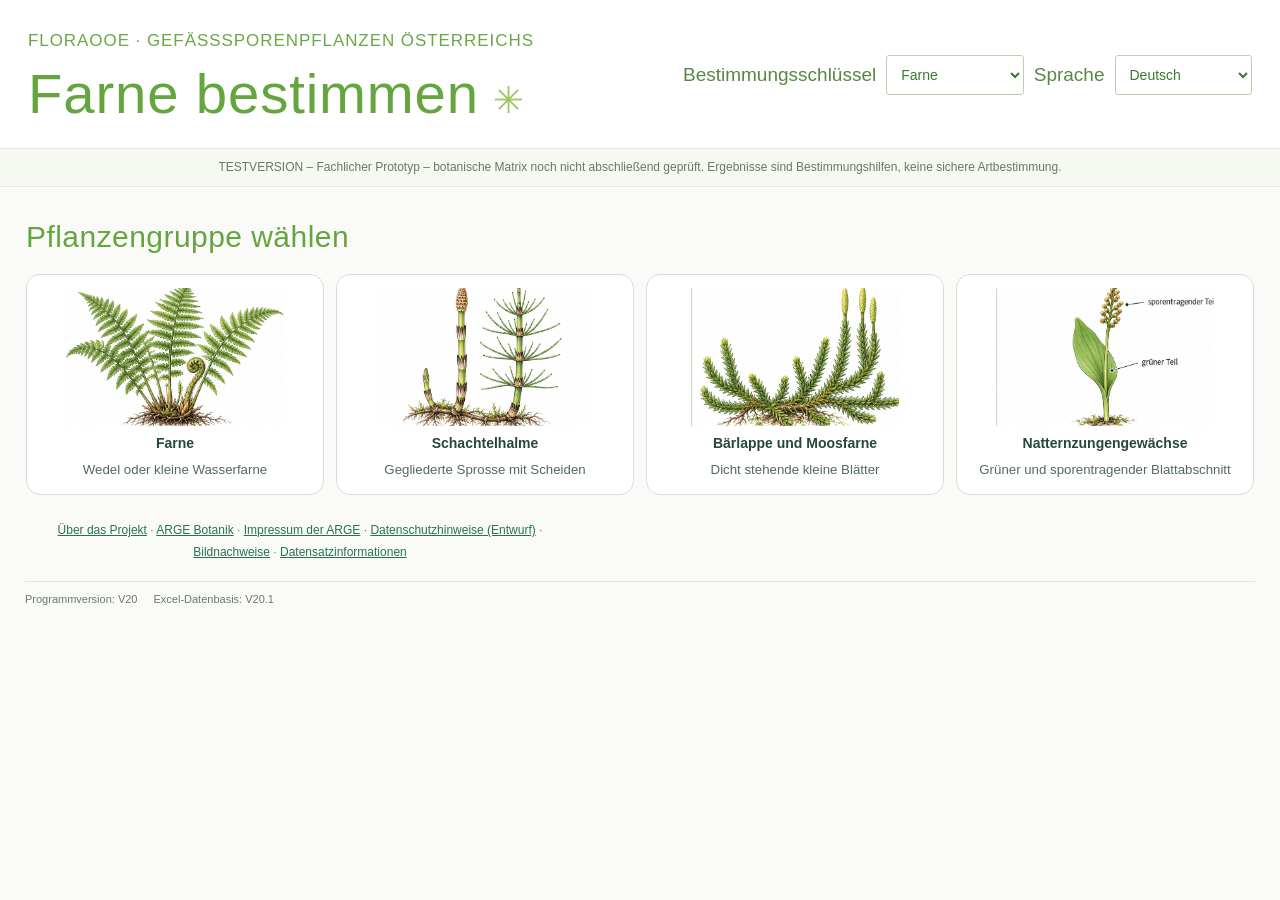
<file: index.html>
<!doctype html>
<html lang="de"><head><meta charset="utf-8"><meta name="viewport" content="width=device-width,initial-scale=1"><title>FloraOOE – Farnschlüssel</title><link rel="stylesheet" href="css/main.css?v=20.2"></head>
<body>
<header><div class="mast"><div><div class="eyebrow" data-i18n="eyebrow">FLORAOOE · GEFÄSSSPORENPFLANZEN ÖSTERREICHS</div><h1><span data-i18n="headline">Farne bestimmen</span><span class="leaf">✳</span></h1></div><div class="header-actions"><label for="plant-group" data-i18n="keySelection">Bestimmungsschlüssel</label><select id="plant-group" ><option value="farne">Farne</option><option value="viola">Viola (in Vorbereitung)</option></select><label for="language" data-i18n="language">Sprache</label><select id="language"><option value="de">Deutsch</option><option value="en">English</option></select></div></div></header>
<div class="notice" data-i18n="notice">TESTVERSION – Fachlicher Prototyp – botanische Matrix noch nicht abschließend geprüft. Ergebnisse sind Bestimmungshilfen, keine sichere Artbestimmung.</div>
<section class="group-picker" id="identification-groups" aria-labelledby="identification-group-title">
  <h2 id="identification-group-title">Pflanzengruppe wählen</h2>
  <div class="group-cards" id="identification-group-cards" role="group" aria-labelledby="identification-group-title"></div>
</section>
<main id="identification" hidden><aside class="filters"><div class="panel-title"><h2 data-i18n="characters">Merkmale</h2><div class="filter-toolbar"><span id="filter-count" class="quiet"></span><button id="reset" class="reset-inline" data-i18n="reset">Alles zurücksetzen</button></div></div><div id="suggestion" class="suggestion suggestion-sidebar"></div><div class="character-browser"><div class="character-browser-title" data-i18n="characterPicker">Merkmalsauswahl</div><div id="trait-level" class="trait-tabs" role="group" aria-label="Merkmalsumfang"><button type="button" data-level="simple" class="is-active" aria-pressed="true" data-i18n="levelSimple">Einfach</button><button type="button" data-level="extended" aria-pressed="false" data-i18n="levelExtended">Erweitert</button><button type="button" data-level="expert" aria-pressed="false" data-i18n="levelExpert">Experte</button></div><div id="character-catalog"></div></div><details class="helper"><summary data-i18n="howFiltering">Wie wird gefiltert?</summary><p data-i18n="filterHelp">Verschiedene Merkmale werden mit UND kombiniert, mehrere Zustände innerhalb eines Merkmals mit ODER. Unbekannte Taxonwerte bleiben als mögliche Treffer erhalten.</p></details></aside>
<section class="results"><div class="results-top"><div><div class="eyebrow" data-i18n="identification">BESTIMMUNG</div><h2><span id="count">–</span> <span data-i18n="possibleTaxa">mögliche Taxa</span></h2><p class="muted" id="summary"></p></div><div class="sort"><label for="search" data-i18n="searchLabel">Taxa suchen</label><input id="search" autocomplete="off"></div></div><div id="list" class="taxon-list"></div></section></main>
<dialog id="info-dialog" class="info-dialog"><div class="modal-heading"><h2 id="info-title"></h2><button id="info-close" class="outline" data-i18n="close">Schließen</button></div><p id="info-description"></p><div id="info-illustration"></div></dialog>
<dialog id="details"><div class="modal-heading"><h2 id="detail-name"></h2><button id="close" class="outline" data-i18n="close">Schließen</button></div><div id="detail-body"></div></dialog>
<footer class="project-footer">
  
  <div class="project-links"><a href="projekt.html" data-i18n="projectTitle">Über das Projekt</a> · <a href="https://www.argebotanik-ooe.at/" target="_blank" rel="noopener noreferrer" data-i18n="projectWebsite">ARGE Botanik</a> · <a href="https://www.argebotanik-ooe.at/about/" target="_blank" rel="noopener noreferrer" data-i18n="imprint">Impressum der ARGE</a> · <a href="datenschutz.html" data-i18n="privacyDraft">Datenschutzhinweise (Entwurf)</a> · <a href="bildnachweise.html" data-i18n="credits">Bildnachweise</a> · <a href="data/metadata.json" data-i18n="metadata">Datensatzinformationen</a></div>
  <div class="version-info" id="version-info" aria-label="Versionsinformationen"><span id="program-version">Programm V20</span><span id="data-version">Excel-Datenbasis: wird geladen …</span></div>
</footer>
<script type="module" src="js/app.js?v=20.5"></script></body></html>
</file>
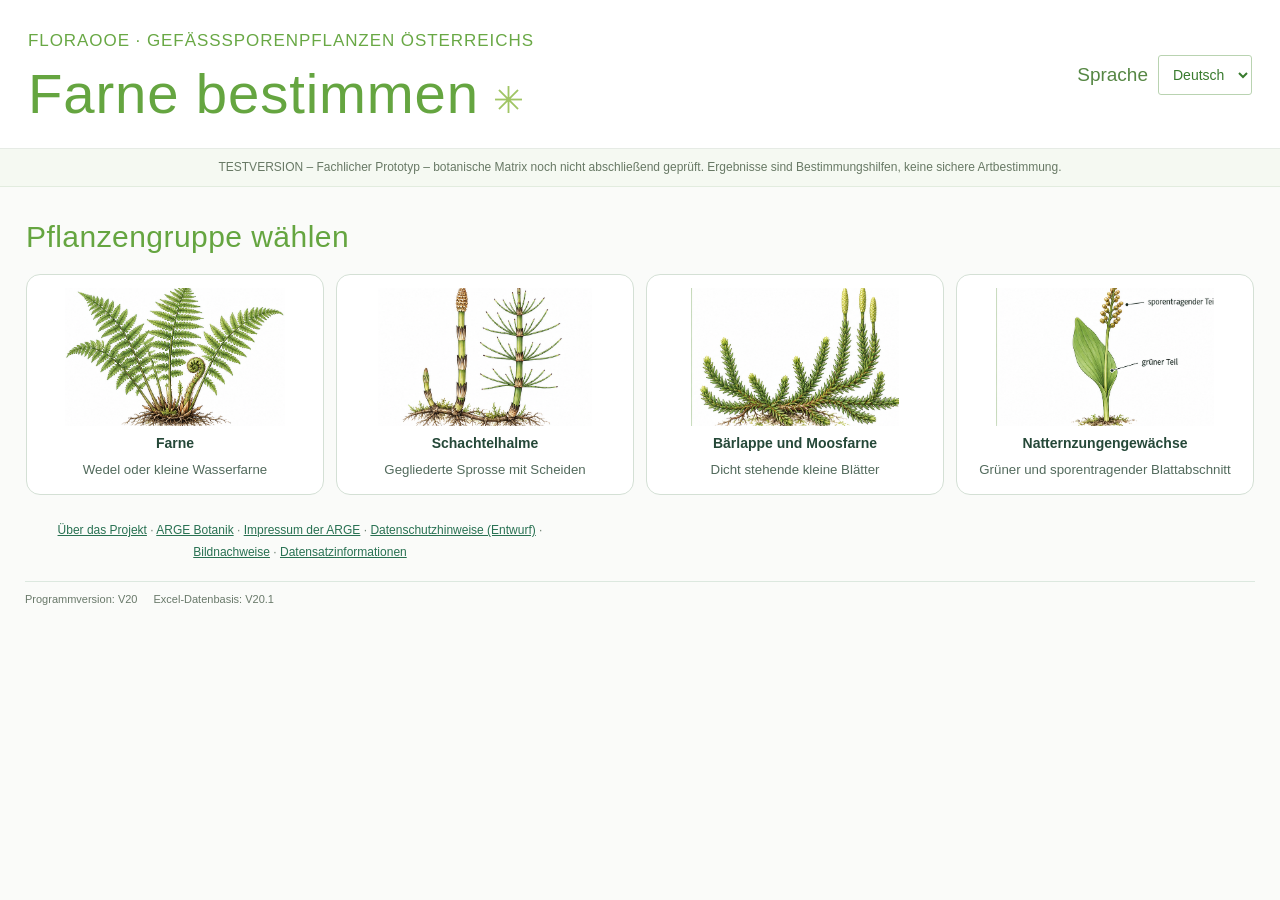
<file: farne/index.html>
<!doctype html>
<html lang="de"><head><base href="../"><meta charset="utf-8"><meta name="viewport" content="width=device-width,initial-scale=1"><title>FloraOOE – Farnschlüssel</title><link rel="stylesheet" href="css/main.css?v=20.2"></head>
<body>
<header><div class="mast"><div><div class="eyebrow" data-i18n="eyebrow">FLORAOOE · GEFÄSSSPORENPFLANZEN ÖSTERREICHS</div><h1><span data-i18n="headline">Farne bestimmen</span><span class="leaf">✳</span></h1></div><div class="header-actions"><label for="language" data-i18n="language">Sprache</label><select id="language"><option value="de">Deutsch</option><option value="en">English</option></select></div></div></header>
<div class="notice" data-i18n="notice">TESTVERSION – Fachlicher Prototyp – botanische Matrix noch nicht abschließend geprüft. Ergebnisse sind Bestimmungshilfen, keine sichere Artbestimmung.</div>
<section class="group-picker" id="identification-groups" aria-labelledby="identification-group-title">
  <h2 id="identification-group-title">Pflanzengruppe wählen</h2>
  <div class="group-cards" id="identification-group-cards" role="group" aria-labelledby="identification-group-title"></div>
</section>
<main id="identification" hidden><aside class="filters"><div class="panel-title"><h2 data-i18n="characters">Merkmale</h2><div class="filter-toolbar"><span id="filter-count" class="quiet"></span><button id="reset" class="reset-inline" data-i18n="reset">Alles zurücksetzen</button></div></div><div id="suggestion" class="suggestion suggestion-sidebar"></div><div class="character-browser"><div class="character-browser-title" data-i18n="characterPicker">Merkmalsauswahl</div><div id="trait-level" class="trait-tabs" role="group" aria-label="Merkmalsumfang"><button type="button" data-level="simple" class="is-active" aria-pressed="true" data-i18n="levelSimple">Einfach</button><button type="button" data-level="extended" aria-pressed="false" data-i18n="levelExtended">Erweitert</button><button type="button" data-level="expert" aria-pressed="false" data-i18n="levelExpert">Experte</button></div><div id="character-catalog"></div></div><details class="helper"><summary data-i18n="howFiltering">Wie wird gefiltert?</summary><p data-i18n="filterHelp">Verschiedene Merkmale werden mit UND kombiniert, mehrere Zustände innerhalb eines Merkmals mit ODER. Unbekannte Taxonwerte bleiben als mögliche Treffer erhalten.</p></details></aside>
<section class="results"><div class="results-top"><div><div class="eyebrow" data-i18n="identification">BESTIMMUNG</div><h2><span id="count">–</span> <span data-i18n="possibleTaxa">mögliche Taxa</span></h2><p class="muted" id="summary"></p></div><div class="sort"><label for="search" data-i18n="searchLabel">Taxa suchen</label><input id="search" autocomplete="off"></div></div><div id="list" class="taxon-list"></div></section></main>
<dialog id="info-dialog" class="info-dialog"><div class="modal-heading"><h2 id="info-title"></h2><button id="info-close" class="outline" data-i18n="close">Schließen</button></div><p id="info-description"></p><div id="info-illustration"></div></dialog>
<dialog id="details"><div class="modal-heading"><h2 id="detail-name"></h2><button id="close" class="outline" data-i18n="close">Schließen</button></div><div id="detail-body"></div></dialog>
<footer class="project-footer">
  
  <div class="project-links"><a href="projekt.html" data-i18n="projectTitle">Über das Projekt</a> · <a href="https://www.argebotanik-ooe.at/" target="_blank" rel="noopener noreferrer" data-i18n="projectWebsite">ARGE Botanik</a> · <a href="https://www.argebotanik-ooe.at/about/" target="_blank" rel="noopener noreferrer" data-i18n="imprint">Impressum der ARGE</a> · <a href="datenschutz.html" data-i18n="privacyDraft">Datenschutzhinweise (Entwurf)</a> · <a href="bildnachweise.html" data-i18n="credits">Bildnachweise</a> · <a href="data/metadata.json" data-i18n="metadata">Datensatzinformationen</a></div>
  <div class="version-info" id="version-info" aria-label="Versionsinformationen"><span id="program-version">Programm V20</span><span id="data-version">Excel-Datenbasis: wird geladen …</span></div>
</footer>
<script type="module" src="js/app.js?v=20.5"></script></body></html>
</file>
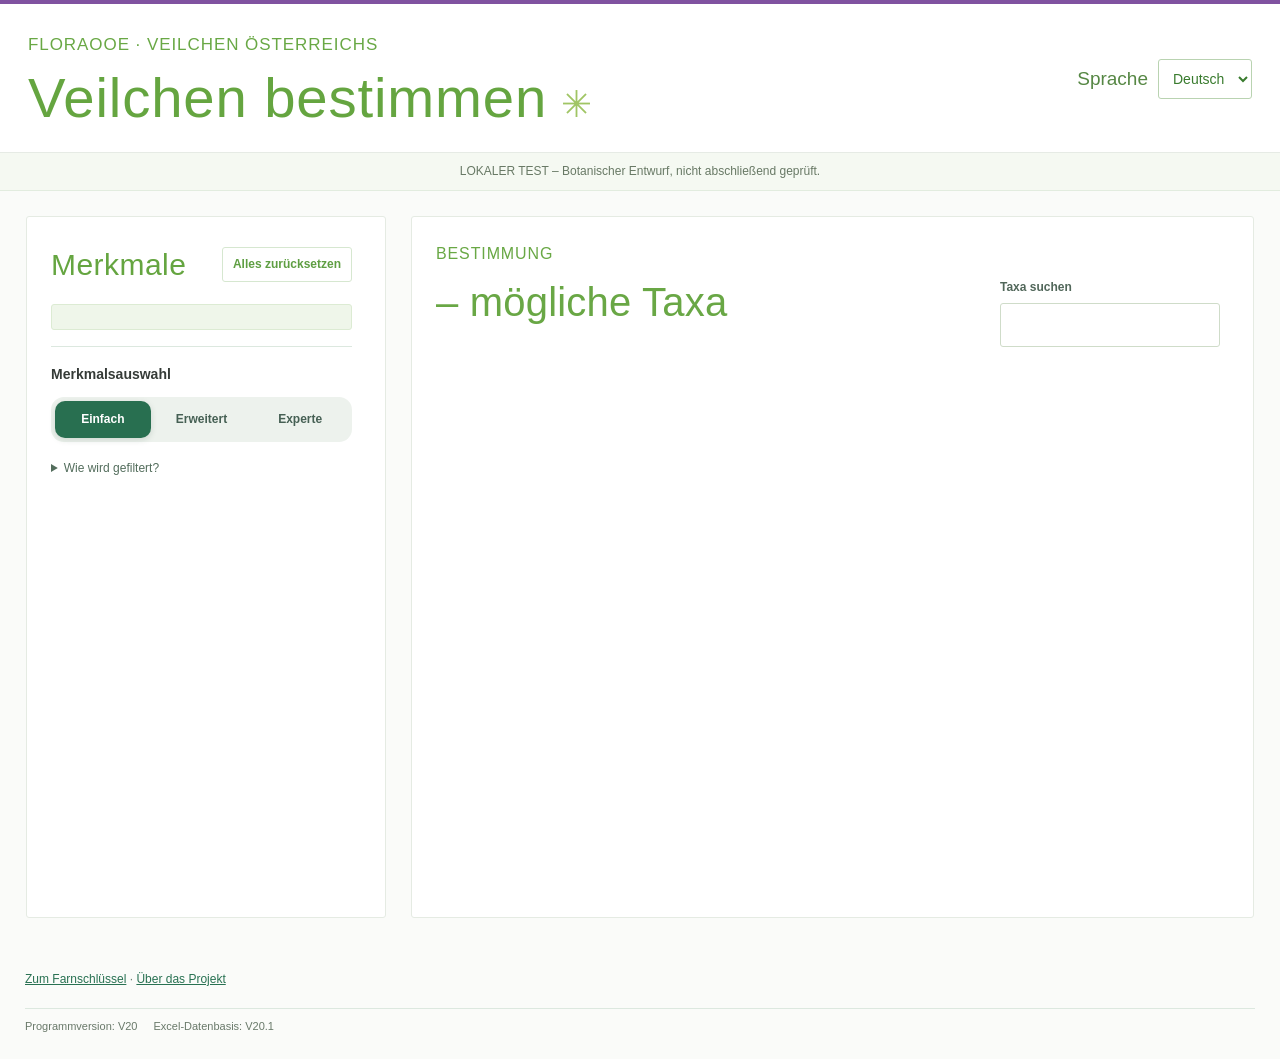
<file: viola/index.html>
<!doctype html><html lang="de"><head><meta charset="utf-8"><meta name="viewport" content="width=device-width,initial-scale=1"><base href="../"><title>FloraOOE – Veilchen</title><link rel="stylesheet" href="css/main.css?v=20.1"><style>:root{--accent:#8052a0}body{--brand:#8052a0}header{border-top:4px solid #8052a0}header h1 .leaf{color:#8052a0}.header-actions label[for="plant-group"],#plant-group{display:none!important}</style></head><body>
<header><div class="mast"><div><div class="eyebrow" data-i18n="eyebrow">FLORAOOE · VEILCHEN ÖSTERREICHS</div><h1><span data-i18n="headline">Veilchen bestimmen</span><span class="leaf">✳</span></h1></div><div class="header-actions"><label for="plant-group">Pflanzengruppe</label><select id="plant-group"><option value="farne">Farne</option><option value="viola" selected>Viola</option></select><label for="language" data-i18n="language">Sprache</label><select id="language"><option value="de">Deutsch</option><option value="en">English</option></select></div></div></header>
<div class="notice" data-i18n="notice">LOKALER TEST – Botanischer Entwurf, nicht abschließend geprüft.</div>
<main><aside class="filters"><div class="panel-title"><h2 data-i18n="characters">Merkmale</h2><div class="filter-toolbar"><span id="filter-count" class="quiet"></span><button id="reset" class="reset-inline" data-i18n="reset">Alles zurücksetzen</button></div></div><div id="suggestion" class="suggestion suggestion-sidebar"></div><div class="character-browser"><div class="character-browser-title" data-i18n="characterPicker">Merkmalsauswahl</div><div id="trait-level" class="trait-tabs"><button type="button" data-level="simple" class="is-active" aria-pressed="true" data-i18n="levelSimple">Einfach</button><button type="button" data-level="extended" aria-pressed="false" data-i18n="levelExtended">Erweitert</button><button type="button" data-level="expert" aria-pressed="false" data-i18n="levelExpert">Experte</button></div><div id="character-catalog"></div></div><details class="helper"><summary data-i18n="howFiltering">Wie wird gefiltert?</summary><p data-i18n="filterHelp">Unbekannte Taxonwerte bleiben mögliche Treffer.</p></details></aside>
<section class="results"><div class="results-top"><div><div class="eyebrow" data-i18n="identification">BESTIMMUNG</div><h2><span id="count">–</span> <span data-i18n="possibleTaxa">mögliche Taxa</span></h2><p class="muted" id="summary"></p></div><div class="sort"><label for="search" data-i18n="searchLabel">Taxa suchen</label><input id="search" autocomplete="off"></div></div><div id="list" class="taxon-list"></div></section></main>
<dialog id="info-dialog" class="info-dialog"><div class="modal-heading"><h2 id="info-title"></h2><button id="info-close" class="outline" data-i18n="close">Schließen</button></div><p id="info-description"></p><div id="info-illustration"></div></dialog>
<dialog id="details"><div class="modal-heading"><h2 id="detail-name"></h2><button id="close" class="outline" data-i18n="close">Schließen</button></div><div id="detail-body"></div></dialog>
<footer class="project-footer"><div class="project-links"><a href="farne/">Zum Farnschlüssel</a> · <a href="projekt.html">Über das Projekt</a></div><div class="version-info" id="version-info"><span id="program-version">Programm V20</span><span id="data-version">Excel V4 – lokaler Test</span></div></footer>
<script type="module" src="js/app.js?v=20.1"></script></body></html>
</file>
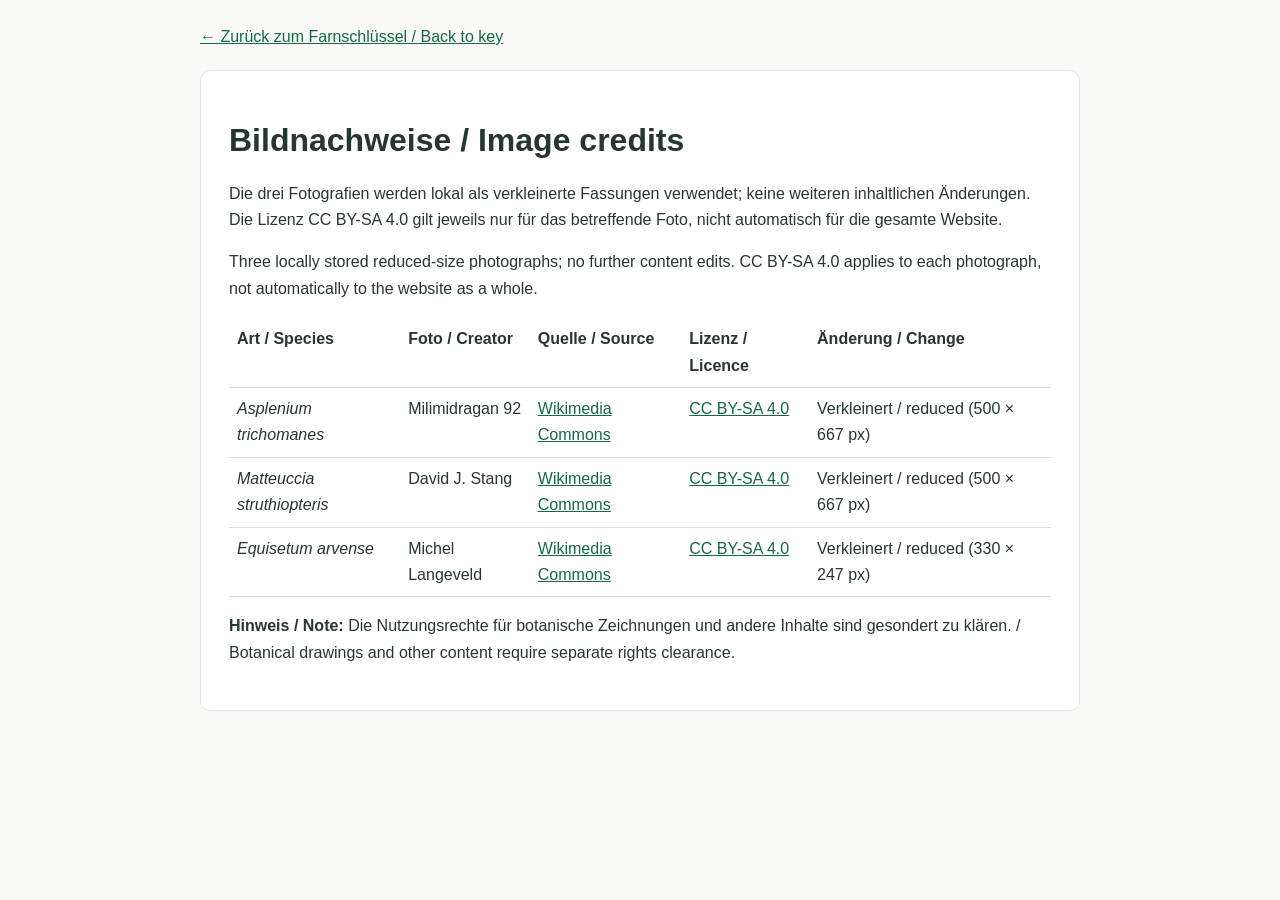
<file: bildnachweise.html>
<!doctype html><html lang="de"><head><meta charset="utf-8"><meta name="viewport" content="width=device-width, initial-scale=1"><title>Bildnachweise / Image credits | FloraOOE</title><style>body{font:16px/1.65 Arial,Helvetica,sans-serif;max-width:880px;margin:0 auto;padding:24px;color:#26372d;background:#f9faf7}main{background:white;border:1px solid #dee7dd;border-radius:10px;padding:28px}a{color:#176644}h1{line-height:1.2}h2{margin-top:1.5em}nav{margin-bottom:20px}.notice{padding:12px 16px;background:#fff3d9;border-left:4px solid #b27a16}table{border-collapse:collapse;width:100%}td,th{border-bottom:1px solid #ddd;text-align:left;padding:8px;vertical-align:top}td{overflow-wrap:anywhere}small{color:#526458}</style></head><body><nav><a href="index.html">← Zurück zum Farnschlüssel / Back to key</a></nav><main><h1>Bildnachweise / Image credits</h1><p>Die drei Fotografien werden lokal als verkleinerte Fassungen verwendet; keine weiteren inhaltlichen Änderungen. Die Lizenz CC BY-SA 4.0 gilt jeweils nur für das betreffende Foto, nicht automatisch für die gesamte Website.</p><p>Three locally stored reduced-size photographs; no further content edits. CC BY-SA 4.0 applies to each photograph, not automatically to the website as a whole.</p><table><thead><tr><th>Art / Species</th><th>Foto / Creator</th><th>Quelle / Source</th><th>Lizenz / Licence</th><th>Änderung / Change</th></tr></thead><tbody><tr><td><em>Asplenium trichomanes</em></td><td>Milimidragan 92</td><td><a href="https://commons.wikimedia.org/wiki/File:Asplenium_trichomanes_(Aspleniaceae).jpg">Wikimedia Commons</a></td><td><a href="https://creativecommons.org/licenses/by-sa/4.0/">CC BY-SA 4.0</a></td><td>Verkleinert / reduced (500 × 667 px)</td></tr><tr><td><em>Matteuccia struthiopteris</em></td><td>David J. Stang</td><td><a href="https://commons.wikimedia.org/wiki/File:Matteuccia_struthiopteris_1zz.jpg">Wikimedia Commons</a></td><td><a href="https://creativecommons.org/licenses/by-sa/4.0/">CC BY-SA 4.0</a></td><td>Verkleinert / reduced (500 × 667 px)</td></tr><tr><td><em>Equisetum arvense</em></td><td>Michel Langeveld</td><td><a href="https://commons.wikimedia.org/wiki/File:Equisetum_arvense_121593985.jpg">Wikimedia Commons</a></td><td><a href="https://creativecommons.org/licenses/by-sa/4.0/">CC BY-SA 4.0</a></td><td>Verkleinert / reduced (330 × 247 px)</td></tr></tbody></table><p><strong>Hinweis / Note:</strong> Die Nutzungsrechte für botanische Zeichnungen und andere Inhalte sind gesondert zu klären. / Botanical drawings and other content require separate rights clearance.</p></main></body></html>
</file>
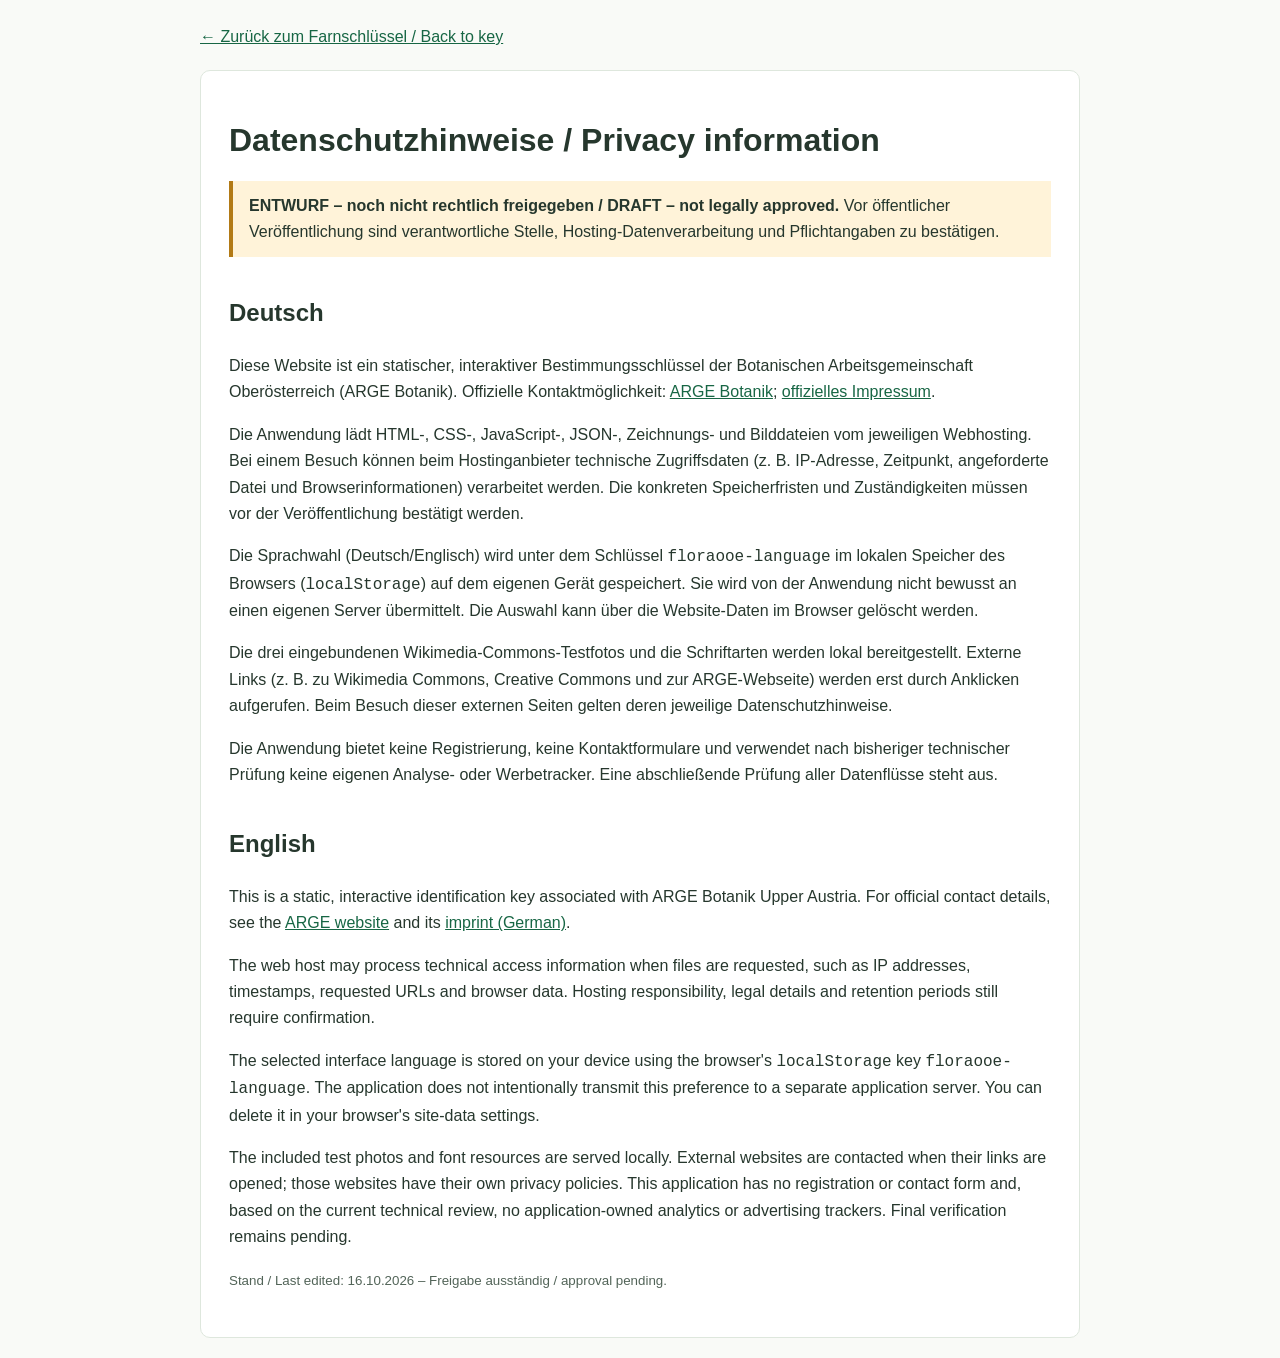
<file: datenschutz.html>
<!doctype html><html lang="de"><head><meta charset="utf-8"><meta name="viewport" content="width=device-width, initial-scale=1"><title>Datenschutz / Privacy | FloraOOE</title><style>body{font:16px/1.65 Arial,Helvetica,sans-serif;max-width:880px;margin:0 auto;padding:24px;color:#26372d;background:#f9faf7}main{background:white;border:1px solid #dee7dd;border-radius:10px;padding:28px}a{color:#176644}h1{line-height:1.2}h2{margin-top:1.5em}nav{margin-bottom:20px}.notice{padding:12px 16px;background:#fff3d9;border-left:4px solid #b27a16}table{border-collapse:collapse;width:100%}td,th{border-bottom:1px solid #ddd;text-align:left;padding:8px;vertical-align:top}td{overflow-wrap:anywhere}small{color:#526458}</style></head><body><nav><a href="index.html">← Zurück zum Farnschlüssel / Back to key</a></nav><main><h1>Datenschutzhinweise / Privacy information</h1><p class="notice"><strong>ENTWURF – noch nicht rechtlich freigegeben / DRAFT – not legally approved.</strong> Vor öffentlicher Veröffentlichung sind verantwortliche Stelle, Hosting-Datenverarbeitung und Pflichtangaben zu bestätigen.</p>
<h2>Deutsch</h2><p>Diese Website ist ein statischer, interaktiver Bestimmungsschlüssel der Botanischen Arbeitsgemeinschaft Oberösterreich (ARGE Botanik). Offizielle Kontaktmöglichkeit: <a href="https://www.argebotanik-ooe.at/">ARGE Botanik</a>; <a href="https://www.argebotanik-ooe.at/about/">offizielles Impressum</a>.</p>
<p>Die Anwendung lädt HTML-, CSS-, JavaScript-, JSON-, Zeichnungs- und Bilddateien vom jeweiligen Webhosting. Bei einem Besuch können beim Hostinganbieter technische Zugriffsdaten (z. B. IP-Adresse, Zeitpunkt, angeforderte Datei und Browserinformationen) verarbeitet werden. Die konkreten Speicherfristen und Zuständigkeiten müssen vor der Veröffentlichung bestätigt werden.</p>
<p>Die Sprachwahl (Deutsch/Englisch) wird unter dem Schlüssel <code>floraooe-language</code> im lokalen Speicher des Browsers (<code>localStorage</code>) auf dem eigenen Gerät gespeichert. Sie wird von der Anwendung nicht bewusst an einen eigenen Server übermittelt. Die Auswahl kann über die Website-Daten im Browser gelöscht werden.</p>
<p>Die drei eingebundenen Wikimedia-Commons-Testfotos und die Schriftarten werden lokal bereitgestellt. Externe Links (z. B. zu Wikimedia Commons, Creative Commons und zur ARGE-Webseite) werden erst durch Anklicken aufgerufen. Beim Besuch dieser externen Seiten gelten deren jeweilige Datenschutzhinweise.</p>
<p>Die Anwendung bietet keine Registrierung, keine Kontaktformulare und verwendet nach bisheriger technischer Prüfung keine eigenen Analyse- oder Werbetracker. Eine abschließende Prüfung aller Datenflüsse steht aus.</p>
<h2>English</h2><p>This is a static, interactive identification key associated with ARGE Botanik Upper Austria. For official contact details, see the <a href="https://www.argebotanik-ooe.at/">ARGE website</a> and its <a href="https://www.argebotanik-ooe.at/about/">imprint (German)</a>.</p>
<p>The web host may process technical access information when files are requested, such as IP addresses, timestamps, requested URLs and browser data. Hosting responsibility, legal details and retention periods still require confirmation.</p>
<p>The selected interface language is stored on your device using the browser's <code>localStorage</code> key <code>floraooe-language</code>. The application does not intentionally transmit this preference to a separate application server. You can delete it in your browser's site-data settings.</p>
<p>The included test photos and font resources are served locally. External websites are contacted when their links are opened; those websites have their own privacy policies. This application has no registration or contact form and, based on the current technical review, no application-owned analytics or advertising trackers. Final verification remains pending.</p>
<p><small>Stand / Last edited: 16.10.2026 – Freigabe ausständig / approval pending.</small></p></main></body></html>
</file>
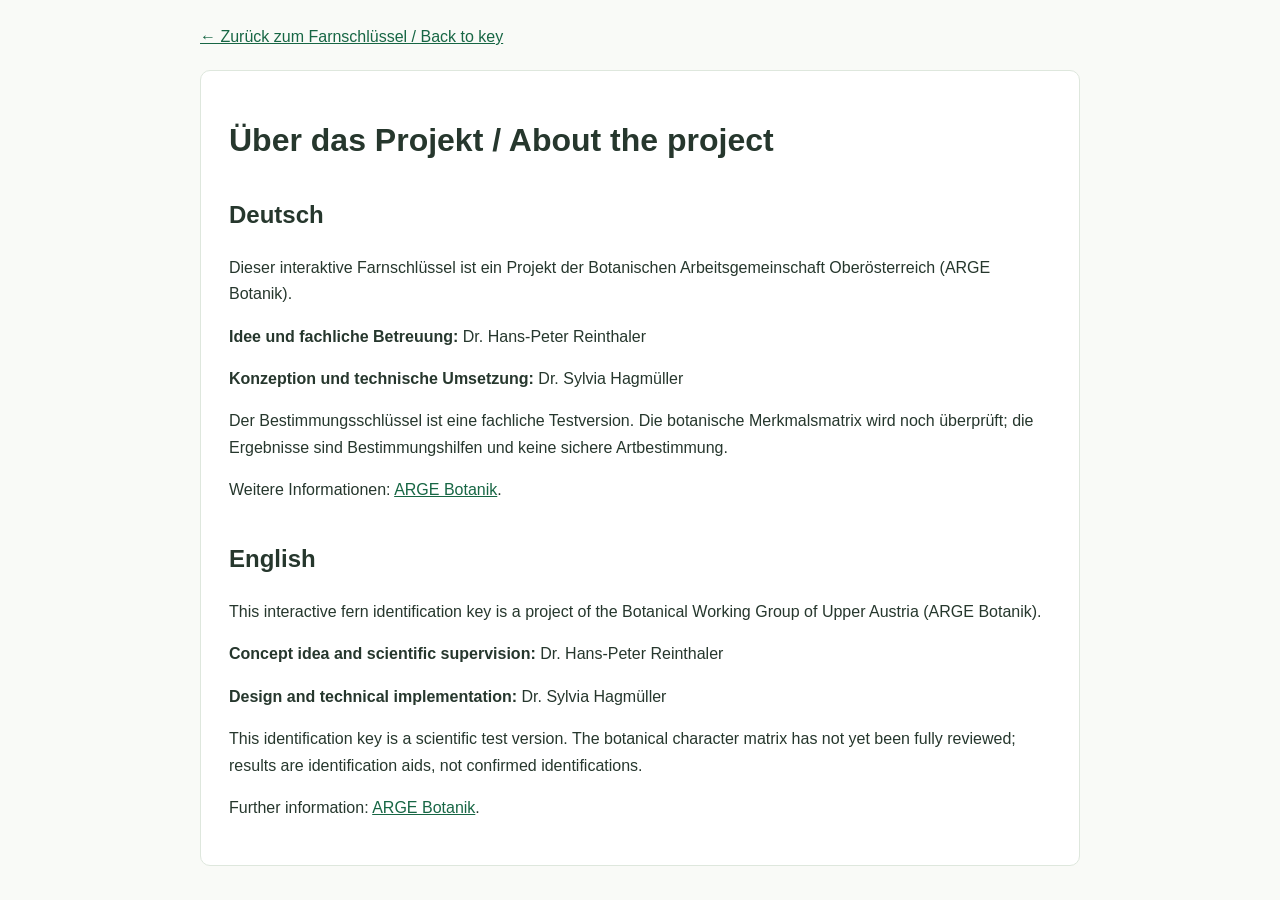
<file: projekt.html>
<!doctype html><html lang="de"><head><meta charset="utf-8"><meta name="viewport" content="width=device-width,initial-scale=1"><title>Über das Projekt / About the project | FloraOOE</title><style>body{font:16px/1.65 Arial,Helvetica,sans-serif;max-width:880px;margin:0 auto;padding:24px;color:#26372d;background:#f9faf7}main{background:#fff;border:1px solid #dee7dd;border-radius:10px;padding:28px}a{color:#176644}h1{line-height:1.2}h2{margin-top:1.5em}nav{margin-bottom:20px}@media(max-width:600px){body{padding:12px}main{padding:18px}}</style></head><body><nav><a href="index.html">← Zurück zum Farnschlüssel / Back to key</a></nav><main><h1>Über das Projekt / About the project</h1><section lang="de"><h2>Deutsch</h2><p>Dieser interaktive Farnschlüssel ist ein Projekt der Botanischen Arbeitsgemeinschaft Oberösterreich (ARGE Botanik).</p><p><strong>Idee und fachliche Betreuung:</strong> Dr. Hans-Peter Reinthaler</p><p><strong>Konzeption und technische Umsetzung:</strong> Dr. Sylvia Hagmüller</p><p>Der Bestimmungsschlüssel ist eine fachliche Testversion. Die botanische Merkmalsmatrix wird noch überprüft; die Ergebnisse sind Bestimmungshilfen und keine sichere Artbestimmung.</p><p>Weitere Informationen: <a href="https://www.argebotanik-ooe.at/">ARGE Botanik</a>.</p></section><section lang="en"><h2>English</h2><p>This interactive fern identification key is a project of the Botanical Working Group of Upper Austria (ARGE Botanik).</p><p><strong>Concept idea and scientific supervision:</strong> Dr. Hans-Peter Reinthaler</p><p><strong>Design and technical implementation:</strong> Dr. Sylvia Hagmüller</p><p>This identification key is a scientific test version. The botanical character matrix has not yet been fully reviewed; results are identification aids, not confirmed identifications.</p><p>Further information: <a href="https://www.argebotanik-ooe.at/">ARGE Botanik</a>.</p></section></main></body></html>
</file>
<file: css/main.css>
:root{font-family:Inter,ui-sans-serif,system-ui,-apple-system,Segoe UI,sans-serif;color:#18312a;background:#f5f7f1}*{box-sizing:border-box}body{margin:0}header{background:#163f33;color:#fff}.mast{max-width:1280px;padding:35px 28px;display:flex;justify-content:space-between;gap:22px;margin:auto;align-items:center}.eyebrow{letter-spacing:.14em;font-size:11px;font-weight:800;color:#88b8a0}.mast h1{font-family:Georgia,serif;font-size:clamp(30px,4vw,52px);margin:8px 0}.mast p{color:#d4e5db;margin:0}.leaf{color:#a9cf76;margin-left:14px}.header-actions{display:flex;gap:10px;align-items:center}.header-actions label{font-size:12px}button,select,input{font:inherit}button{cursor:pointer;border:0;background:#337c5d;color:white;border-radius:9px;padding:10px 13px;font-weight:650}.outline{background:transparent;color:inherit;border:1px solid #a4c5b5}header select{background:#fff}select,input{padding:10px;border-radius:8px;border:1px solid #c9d6ce;background:white;width:100%;min-width:0}.notice{background:#fff1d4;color:#67512f;text-align:center;padding:9px 12px;font-size:13px;border-bottom:1px solid #ead8ab}main{max-width:1280px;margin:0 auto;display:grid;grid-template-columns:minmax(290px,355px) 1fr;gap:24px;padding:26px}.filters,.results{background:#fff;border:1px solid #e1e9e0;border-radius:16px;padding:23px;align-self:start;box-shadow:0 6px 18px #1c473309}h2{font-size:21px;margin:0}.panel-title,.results-top,.modal-heading{display:flex;align-items:center;justify-content:space-between;gap:14px}.muted,.quiet{font-size:13px;color:#64766b;line-height:1.5}.filter{border:1px solid #dce8df;border-radius:12px;margin:15px 0;padding:13px;background:#fbfdfb}.filter-top{display:flex;align-items:start;gap:8px;justify-content:space-between}.filter h3{font-size:14px;margin:0 0 8px}.filter .remove{border:0;background:transparent;color:#946251;padding:0 4px}.filter .desc{font-size:12px;color:#667669;margin:3px 0 9px}.choices{display:grid;gap:5px}.choices label{display:flex;align-items:flex-start;gap:8px;font-size:13px;padding:6px;cursor:pointer;border-radius:6px}.choices label:hover{background:#eff5ef}.choices input{width:auto;margin-top:2px;accent-color:#27794f}.add-filter{border-top:1px solid #e0e9e1;margin-top:20px;padding-top:18px;display:grid;gap:9px}.add-filter label,.sort label{font-size:12px;font-weight:700;color:#51675a}.helper{font-size:12px;color:#536d5c;margin-top:17px}.results-top{align-items:end}.results-top h2{font-family:Georgia,serif;font-size:30px;margin-top:5px}.sort{min-width:220px;display:grid;gap:6px}.suggestion{background:#e9f4e7;border:1px solid #d1e7ce;padding:12px;border-radius:12px;font-size:13px;margin:20px 0}.suggestion button{margin-left:10px;padding:6px 9px;font-size:12px}.taxon-list{display:grid;grid-template-columns:repeat(auto-fit,minmax(230px,1fr));gap:12px}.taxon{border:1px solid #dce6dc;background:#fff;border-radius:12px;padding:15px;text-align:left;color:#243e31}.taxon:hover{border-color:#4b936e;background:#f8fcf8}.taxon strong{display:block;font-size:15px;font-style:italic;font-family:Georgia,serif;line-height:1.4}.taxon small{display:block;color:#687f70;margin-top:5px}.tags{display:flex;gap:5px;flex-wrap:wrap;margin-top:12px}.tag{font-size:10px;background:#e8f0ea;color:#476550;padding:4px 6px;border-radius:5px}.tag.uncertain{background:#fff2d5;color:#8b641c}dialog{max-width:min(670px,92vw);width:100%;border:1px solid #d4e3d8;border-radius:16px;padding:23px;box-shadow:0 30px 90px #142e2944}dialog::backdrop{background:#102c2877}.modal-heading .outline{color:#294b3c;border-color:#b6c9bc}#detail-body{margin-top:18px}.detail-grid{display:grid;grid-template-columns:1fr 1fr;gap:8px}.detail-grid div{background:#f4f8f3;border-radius:7px;padding:9px}.detail-grid small{display:block;color:#6e8276;margin-bottom:3px}footer{text-align:center;padding:25px;font-size:12px;color:#708174}footer a{color:#287152}@media(max-width:780px){main{grid-template-columns:1fr;padding:14px}.mast{padding:25px 18px;flex-direction:column;align-items:start}.results-top{flex-direction:column;align-items:stretch}.sort{min-width:0}.header-actions{flex-wrap:wrap}.detail-grid{grid-template-columns:1fr}}


/* V4: separate, accessible scrolling panels for desktop and independently collapsible traits */
@media(min-width:781px){
 main{align-items:start;}
 .filters,.results{height:min(78vh,850px);overflow-y:auto;overscroll-behavior:contain;scrollbar-gutter:stable;}
 .filters::-webkit-scrollbar,.results::-webkit-scrollbar{width:9px}
 .filters::-webkit-scrollbar-thumb,.results::-webkit-scrollbar-thumb{background:#c1d5c5;border-radius:20px;border:2px solid white}
}
.filter{padding:0;overflow:hidden}
.filter-heading{display:flex;align-items:center;gap:10px;padding:14px 13px;cursor:pointer;list-style:none;font-weight:700;font-size:14px;line-height:1.35}
.filter-heading::-webkit-details-marker{display:none}
.filter-heading:hover,.filter-heading:focus-visible{background:#eff6ef}
.filter-heading:focus-visible{outline:2px solid #337c5d;outline-offset:-2px}
.filter-chevron{color:#3a7559;display:inline-block;transition:transform .15s ease;font-size:17px;line-height:1;flex-shrink:0}
.filter[open] .filter-chevron{transform:rotate(90deg)}
.filter-title{flex:1;min-width:0}
.filter-selected{font-size:12px;min-width:20px;text-align:center;border-radius:12px;color:#fff;background:#367f5e;padding:2px 6px}
.filter-selected:empty{display:none}
.filter-body{padding:0 13px 13px}
.filter .desc{margin:0 0 9px}
@media(max-width:780px){.filters,.results{height:auto;max-height:none;overflow:visible}}

/* V5: compact morphology help and optional photography */
.state-line{display:flex;align-items:center;gap:6px;border-radius:7px}
.state-line:hover{background:#eff5ef}
.state-line label{flex:1;min-width:0;margin:0}
.state-info{background:transparent;color:#367f5e;border:1px solid #d3e3d8;border-radius:50%;width:28px;height:28px;min-width:28px;line-height:1;padding:0;text-align:center;font-size:19px;font-weight:600}
.state-info:hover,.state-info:focus-visible{background:#e0f1e4;outline:2px solid transparent}
.info-dialog{max-width:min(520px,92vw)}
#info-description{color:#324f40;line-height:1.55}
#info-illustration{text-align:center}
.trait-drawing{display:block;width:min(100%,400px);height:auto;max-height:300px;object-fit:contain;margin:12px auto 2px;background:#f9fcf8;border-radius:12px;border:1px solid #dce9dd}
.photo-example{margin:0 0 18px;padding:8px;background:#f4f8f3;border-radius:12px}
.photo-example img{display:block;max-width:100%;height:260px;width:100%;object-fit:contain;border-radius:8px;background:white}
.photo-example figcaption{margin-top:8px;font-size:11px;line-height:1.6;color:#526c59}
.photo-example a{color:#23694b}
[hidden]{display:none!important}


/* V7: typographic refresh inspired by ARGE Botanik OOE's modern, restrained website */
:root{font-family:Arial,Helvetica,system-ui,sans-serif;color:#2d3431;background:#f6f7f6}
body{font-size:15px;line-height:1.5}
.mast h1,.results-top h2,.taxon strong{font-family:Arial,Helvetica,system-ui,sans-serif}
.mast h1{font-weight:650;letter-spacing:-.035em;font-size:clamp(31px,3.5vw,47px)}
.results-top h2{font-weight:650;letter-spacing:-.02em;font-size:28px}
.taxon strong{font-weight:650;font-style:italic;letter-spacing:-.01em}
header{background:#294d42}
.eyebrow{letter-spacing:.1em}
.filters,.results{border-radius:8px;box-shadow:0 2px 12px #263b3008}
.filter{border-radius:7px;background:#fff}
button,select,input{border-radius:5px}
.filter-toolbar{display:flex;align-items:center;gap:10px;flex-wrap:wrap;justify-content:flex-end}
.reset-inline{background:transparent;border:1px solid #d5e0d7;color:#36664e;padding:7px 10px;font-size:12px;font-weight:600;white-space:nowrap}
.reset-inline:hover,.reset-inline:focus-visible{background:#eaf2eb;border-color:#80a88c}
.taxon{border-radius:7px;transition:border-color .15s,background .15s,opacity .15s}
/* Missing character values remain in the candidate set, but visually recede. */
.taxon.taxon-uncertain{background:#f1f2f1;border-color:#d9ddda;color:#777f7a}
.taxon.taxon-uncertain strong{color:#666f69}
.taxon.taxon-uncertain small{color:#828a85}
.taxon.taxon-uncertain .tag{background:#e5e8e6;color:#747d77}
.taxon.taxon-uncertain:hover,.taxon.taxon-uncertain:focus-visible{background:#e9eeea;border-color:#a4b9a9;color:#505d54}
@media(max-width:520px){.panel-title{align-items:flex-start;flex-wrap:wrap}.filter-toolbar{width:100%;justify-content:space-between}}


/* V8: lighter editorial appearance inspired by ARGE Botanik OOE. */
:root{font-family:Arial,Helvetica,system-ui,sans-serif;color:#353b37;background:#fafbf9}
body{font-family:Arial,Helvetica,system-ui,sans-serif;font-size:14px;line-height:1.58}
header{background:#fff;color:#4c9f37;border-bottom:1px solid #e6ebe5}
.mast{padding:28px 28px 25px;align-items:center}
.eyebrow{color:#69a845;font-family:'Arial Narrow',Arial,Helvetica,sans-serif;font-size:17px;font-weight:500;letter-spacing:.055em;text-transform:uppercase}
.mast h1{color:#65a540;font-family:'Arial Narrow',Arial,Helvetica,sans-serif;font-size:clamp(39px,4.4vw,58px);font-weight:500;letter-spacing:.015em;line-height:1.05;margin:9px 0 0}
.mast .leaf{font-family:Arial,sans-serif;font-size:.65em;color:#a0c564}
.header-actions label{color:#568744;font-family:'Arial Narrow',Arial,Helvetica,sans-serif;font-size:19px;font-weight:500}
header select{border:1px solid #b9d3b1;color:#397b2e}
.notice{background:#f5f9f2;color:#687965;border-color:#e2ecdf;font-size:12px}
main{max-width:1400px;grid-template-columns:minmax(310px,360px) minmax(0,1fr);gap:25px;padding-top:25px}
.filters,.results{border:1px solid #e5ebe3;box-shadow:none;background:#fff;border-radius:3px;padding:24px}
h2,.results-top h2{font-family:'Arial Narrow',Arial,Helvetica,sans-serif;font-weight:500;letter-spacing:.015em}
h2{font-size:30px;color:#65a540}
.results-top h2{font-size:40px;color:#69a745;letter-spacing:.005em}
.results-top .eyebrow{font-size:16px}
.filter{border-color:#e7ece6;border-radius:3px;background:#fff;margin:12px 0;padding:13px}
.filter h3{font-family:Arial,Helvetica,sans-serif;font-size:14px;font-weight:700;color:#365b38}
.filter .desc{font-size:12px;color:#777e74}
.muted,.quiet{color:#69796a}
button{background:#69a846;font-weight:600;border-radius:3px}
button:hover{background:#568d38}
.reset-inline{color:#5e9e42;border-color:#d6e7d0;border-radius:3px}
.reset-inline:hover{background:#edf6e9}
select,input{border-color:#cfdcc9;border-radius:3px}
.choices label:hover{background:#f1f7ee}
.choices input{accent-color:#68a844}
.suggestion{background:#eff6ea;border-color:#dcebd3;border-radius:3px;color:#476c37}
.taxon-list{gap:11px}
.taxon{border:1px solid #e3e9df;border-radius:3px;background:#fff;padding:15px;box-shadow:none}
.taxon:hover{border-color:#8fbc7b;background:#f9fcf7}
.taxon-heading{display:flex;align-items:flex-start;justify-content:space-between;gap:6px}
.taxon strong{font-family:Arial,Helvetica,sans-serif;font-size:14px;font-style:italic;font-weight:600;color:#38553e}
.taxon small{color:#63815e}
.photo-hint{font-style:normal;font-size:15px;line-height:1.35;color:#6e9a59;flex:none;filter:grayscale(.4)}
.tag{background:#eef5e9;color:#57804a;border-radius:2px}
.taxon.taxon-uncertain{background:#f2f3f2;border-color:#dfe2df;color:#747d76}
.taxon.taxon-uncertain strong{color:#727b74}
.taxon.taxon-uncertain .photo-hint{opacity:.75}
.filter-toolbar{gap:10px}
.info-dialog,.photo-example,dialog{border-radius:4px}
@media(max-width:780px){main{grid-template-columns:1fr;padding:14px}.mast{gap:15px;padding:22px 18px}}


/* V10: reduce text, move suggestion into sidebar, uniform checkboxes, thumbnails on cards */
#search::placeholder{color:transparent}
.suggestion-sidebar{margin:16px 0 8px}
.suggestion-sidebar .suggestion-label{font-size:12px;color:#5e7d53;margin-bottom:4px}
.suggestion-sidebar .suggestion-main{display:flex;align-items:center;justify-content:space-between;gap:10px;flex-wrap:wrap}
.suggestion-sidebar strong{font-weight:700}
.choices input[type=checkbox]{appearance:none;-webkit-appearance:none;width:18px;height:18px;min-width:18px;flex:none;border:1.5px solid #8db07f;border-radius:3px;background:#fff;display:inline-grid;place-content:center;margin:2px 0 0 0;}
.choices input[type=checkbox]::after{content:'';width:10px;height:10px;transform:scale(0);transition:transform .08s ease-in-out;box-shadow: inset 1em 1em #68a844;clip-path: polygon(14% 44%, 0 59%, 41% 100%, 100% 17%, 84% 2%, 39% 62%);} 
.choices input[type=checkbox]:checked::after{transform:scale(1)}
.choices input[type=checkbox]:focus-visible{outline:2px solid #7fae6a;outline-offset:2px}
.taxon-image-wrap{margin:-15px -15px 12px -15px;border-bottom:1px solid #e7ece4;background:#f4f8f1}
.taxon-thumb{display:block;width:100%;height:132px;object-fit:cover;background:#f7faf5}
.taxon .photo-hint{margin-left:8px}
@media(max-width:780px){.suggestion-sidebar .suggestion-main{align-items:flex-start}.taxon-thumb{height:120px}}

.group-picker {
 margin: 0 auto;
 max-width: 1400px;
 padding: 26px 26px 0;
}
.group-picker h2 { margin-bottom: 14px; }
.group-cards {
 display: grid;
 grid-template-columns: repeat(4, minmax(0, 1fr));
 gap: 12px;
}
.group-card {
 display: grid;
 justify-items: center;
 align-content: start;
 gap: 6px;
 min-width: 0;
 padding: 13px 12px;
 border: 1px solid #d4e0d5;
 border-radius: 14px;
 background: #fff;
 color: #254838;
 text-align: center;
}
.group-card img {
 width: 100%;
 height: 138px;
 object-fit: contain;
}
.group-card span {
 color: #526a5c;
 font-size: 0.83rem;
 font-weight: 400;
}
.group-card:hover, .group-card[aria-pressed="true"] {
 border-color: #337c5d;
 background: #e9f4e9;
}
.group-card:focus-visible {
 outline: 3px solid #337c5d;
 outline-offset: 3px;
}
.group-picker.has-selection .group-card { align-content: center; }
.group-picker.has-selection .group-card img,
.group-picker.has-selection .group-card span { display: none; }
@media (max-width: 780px) {
 .group-picker { padding: 18px 14px 0; }
 .group-cards { grid-template-columns: repeat(2, minmax(0, 1fr)); }
 .group-card img { height: 108px; }
}

/* Publication preparation: compact bilingual project attribution */
.project-footer{display:flex;flex-wrap:wrap;gap:12px 28px;align-items:flex-start;justify-content:space-between}
.project-credits{display:flex;flex-direction:column;gap:3px;max-width:640px}
.project-credits strong{font-weight:700}
.project-links{max-width:550px;line-height:1.8}

/* V13: UI-only tiered, grouped character picker */
.add-filter #trait-level{border-color:#b9d5aa;background:#f8fbf6}
.add-filter #trait-select optgroup{font-weight:700;color:#446b3b}
.add-filter #trait-select option{font-weight:400;color:#303b31}

/* V14: visible character levels and inline, categorized character states */
.character-browser{margin-top:16px;border-top:1px solid #dce8df;padding-top:16px}
.character-browser-title{font-weight:750;font-size:14px;margin-bottom:12px}
.trait-tabs{display:grid;grid-template-columns:repeat(3,minmax(0,1fr));gap:3px;background:#edf2ed;padding:4px;border-radius:13px;margin-bottom:17px}
.trait-tabs button{background:transparent;color:#466054;font-size:12px;padding:9px 3px;border-radius:10px;min-width:0}
.trait-tabs button.is-active{background:#286f50;color:#fff;box-shadow:0 2px 6px #15372425}
.trait-tabs button:focus-visible{outline:2px solid #183f30;outline-offset:2px}
.catalog-section{margin:0 0 19px}
.catalog-section h3{font-size:12px;color:#426e55;margin:0 0 7px;padding:0 3px;font-weight:800}
.catalog-trait{border-bottom:1px solid #edf1ed}
.catalog-trait-heading{list-style:none;cursor:pointer;display:flex;align-items:center;gap:7px;padding:10px 7px;font-size:13px;line-height:1.4;color:#244133}
.catalog-trait-heading::-webkit-details-marker{display:none}
.catalog-trait-heading::before{content:'›';font-size:19px;line-height:12px;color:#4b8b69;display:block;transition:transform .15s}
.catalog-trait[open]>.catalog-trait-heading::before{transform:rotate(90deg)}
.catalog-trait-heading:hover,.catalog-trait-heading:focus-visible{background:#edf5ee;border-radius:7px}
.catalog-trait-heading:focus-visible{outline:2px solid #337c5d;outline-offset:-2px}
.catalog-trait-name{flex:1;min-width:0}
.catalog-trait-body{padding:3px 4px 10px 14px}
.catalog-trait-body .desc{font-size:11px;color:#68796d;margin:0 0 8px}
.catalog-trait-body .choices label{font-size:12px}
.catalog-trait .filter-selected{flex-shrink:0}

/* Programm- und Excel-Datenversion dezent am Seitenende */
.version-info{flex-basis:100%;display:flex;flex-wrap:wrap;gap:5px 16px;margin-top:5px;padding-top:9px;border-top:1px solid #dce8df;color:#69796a;font-size:11px;line-height:1.5}

/* V17 – taxon texts and per-taxon diagnostic state markings */
.taxon-detail-section{margin:18px 0;padding:0 0 10px;border-bottom:1px solid #e5eee4}
.taxon-detail-section h3{font-size:16px;font-weight:700;color:#345c3b;margin:0 0 7px}
.taxon-detail-section p{font-size:14px;line-height:1.65;margin:0}
.taxon-diagnostic{padding:13px 16px;border:1px solid #d5e6cf;background:#f7fbf5;border-radius:5px}
.taxon-diagnostic ul{margin:6px 0 0;padding-left:20px;line-height:1.8}
.taxon-diagnostic li span{color:#516d54}
.diagnostic-value{color:#285d3b;font-weight:750}

/* V19 genus details */
.genus-detail{margin:14px 0;padding:12px 14px;background:#f4f8f2;border:1px solid #d4e5d6;border-radius:10px}
.genus-detail summary{cursor:pointer;font-weight:650;color:#245b45}
.genus-detail p{margin:10px 0 0;line-height:1.55}
</file>
